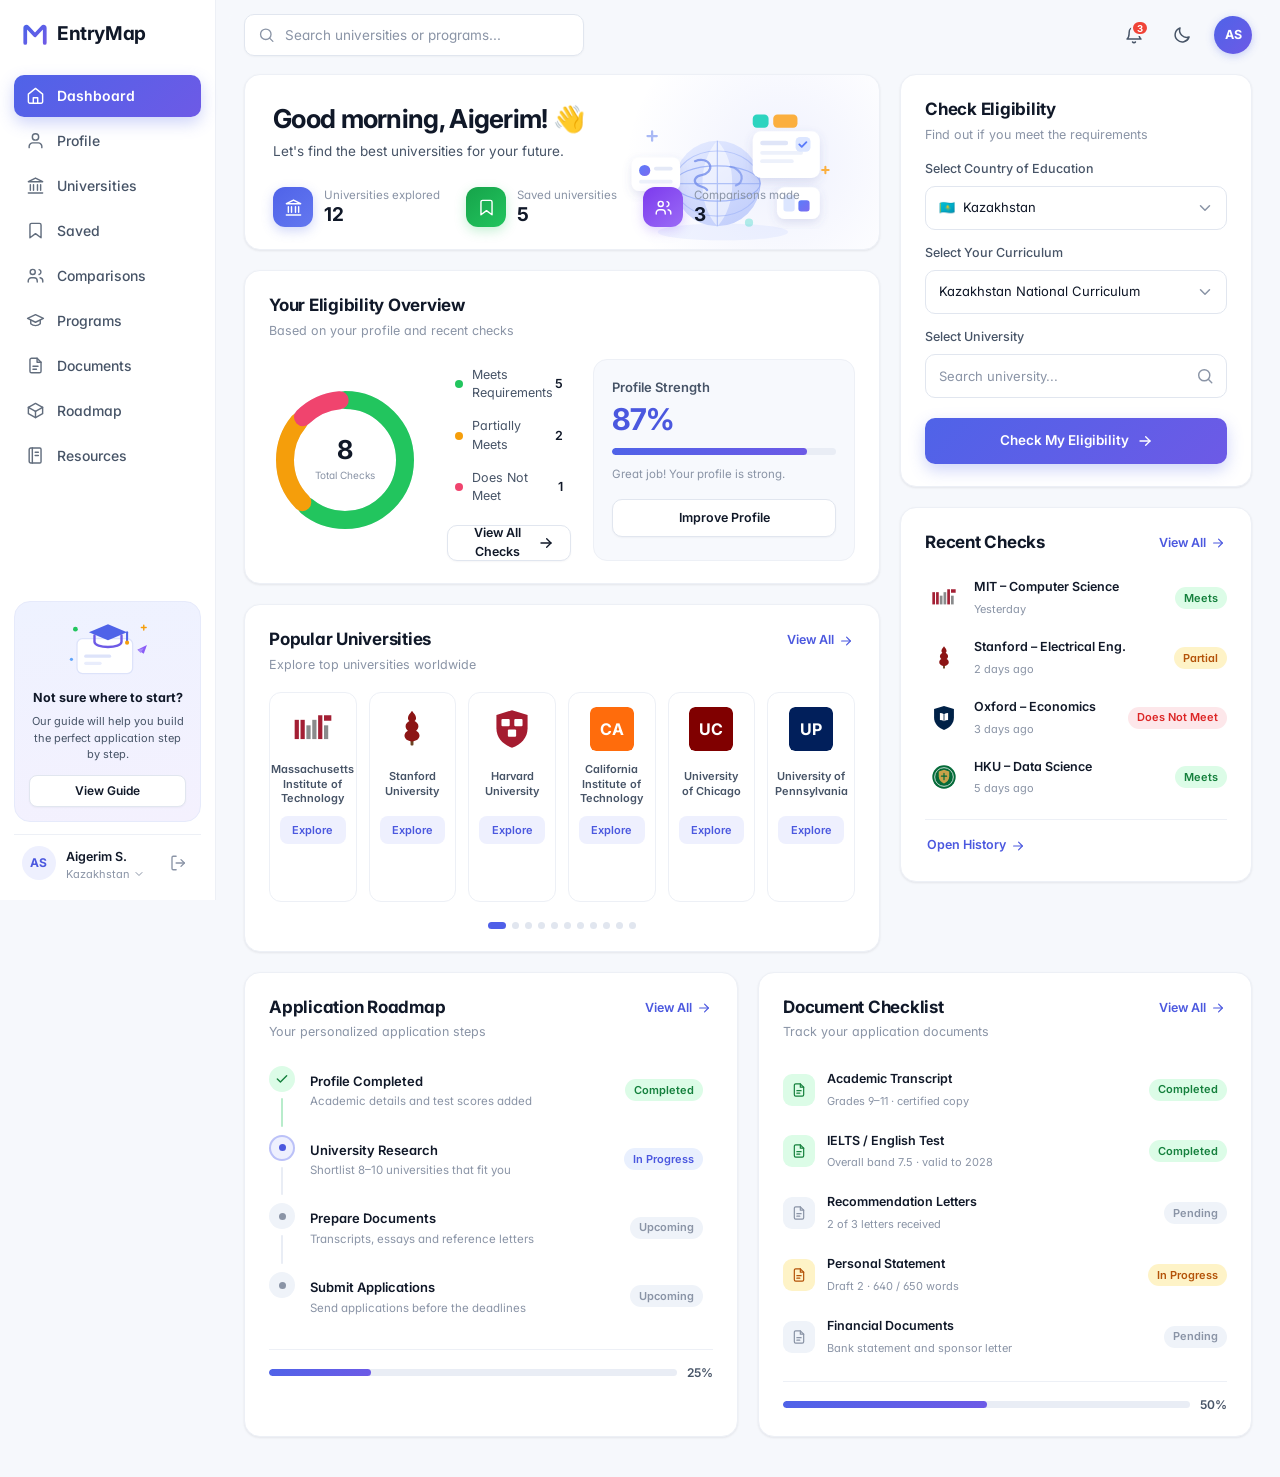
<file: index.html>
<!DOCTYPE html>
<html lang="en" data-theme="light">
<head>
<meta charset="UTF-8">
<meta name="viewport" content="width=device-width, initial-scale=1, viewport-fit=cover">
<meta name="description" content="EntryMap — check your eligibility for top universities worldwide, track documents and build your application roadmap.">
<meta name="theme-color" content="#4F5FE8">
<title>EntryMap — University Admissions Dashboard</title>
<link rel="preconnect" href="https://fonts.googleapis.com">
<link rel="preconnect" href="https://fonts.gstatic.com" crossorigin>
<link href="https://fonts.googleapis.com/css2?family=Inter:wght@400;500;600;700;800&display=swap" rel="stylesheet">
<link rel="icon" href="data:image/svg+xml,<svg xmlns='http://www.w3.org/2000/svg' viewBox='0 0 32 32'><rect width='32' height='32' rx='8' fill='%234F5FE8'/><path d='M9 22V10l7 6 7-6v12' stroke='white' stroke-width='2.6' fill='none' stroke-linecap='round' stroke-linejoin='round'/></svg>">
<link rel="stylesheet" href="styles.css">
</head>
<body>

<!-- ============ ICON SPRITE ============ -->
<svg class="sprite" aria-hidden="true" focusable="false" xmlns="http://www.w3.org/2000/svg">
  <defs>
    <g id="s" fill="none" stroke="currentColor" stroke-width="1.8" stroke-linecap="round" stroke-linejoin="round"></g>
  </defs>

  <symbol id="i-home" viewBox="0 0 24 24"><g fill="none" stroke="currentColor" stroke-width="1.8" stroke-linecap="round" stroke-linejoin="round"><path d="M3 10.2 12 3l9 7.2V20a1.8 1.8 0 0 1-1.8 1.8H4.8A1.8 1.8 0 0 1 3 20z"/><path d="M9.2 21.8v-7h5.6v7"/></g></symbol>
  <symbol id="i-user" viewBox="0 0 24 24"><g fill="none" stroke="currentColor" stroke-width="1.8" stroke-linecap="round" stroke-linejoin="round"><path d="M20 21v-1.6A4.4 4.4 0 0 0 15.6 15H8.4A4.4 4.4 0 0 0 4 19.4V21"/><circle cx="12" cy="7.5" r="4"/></g></symbol>
  <symbol id="i-bank" viewBox="0 0 24 24"><g fill="none" stroke="currentColor" stroke-width="1.8" stroke-linecap="round" stroke-linejoin="round"><path d="M12 2.6 3 7.2h18z"/><path d="M5.5 11v7M9.5 11v7M14.5 11v7M18.5 11v7"/><path d="M3 21.4h18"/></g></symbol>
  <symbol id="i-bookmark" viewBox="0 0 24 24"><g fill="none" stroke="currentColor" stroke-width="1.8" stroke-linecap="round" stroke-linejoin="round"><path d="M19 21.2 12 16l-7 5.2V5a2 2 0 0 1 2-2h10a2 2 0 0 1 2 2z"/></g></symbol>
  <symbol id="i-compare" viewBox="0 0 24 24"><g fill="none" stroke="currentColor" stroke-width="1.8" stroke-linecap="round" stroke-linejoin="round"><circle cx="8.5" cy="7.5" r="3.2"/><path d="M2.8 20.2v-1.4a4 4 0 0 1 4-4h3.4a4 4 0 0 1 4 4v1.4"/><path d="M16.5 4.6a3.2 3.2 0 0 1 0 6.2"/><path d="M17.8 14.9a4 4 0 0 1 3.4 3.9v1.4"/></g></symbol>
  <symbol id="i-file" viewBox="0 0 24 24"><g fill="none" stroke="currentColor" stroke-width="1.8" stroke-linecap="round" stroke-linejoin="round"><path d="M14 2.8H7a2 2 0 0 0-2 2v14.4a2 2 0 0 0 2 2h10a2 2 0 0 0 2-2V7.8z"/><path d="M14 2.8v5h5"/><path d="M8.8 13h6.4M8.8 16.8h4.4"/></g></symbol>
  <symbol id="i-map" viewBox="0 0 24 24"><g fill="none" stroke="currentColor" stroke-width="1.8" stroke-linecap="round" stroke-linejoin="round"><path d="m21 8-9-5-9 5 9 5z"/><path d="M3 8v8l9 5 9-5V8"/><path d="M12 13v8"/></g></symbol>
  <symbol id="i-book" viewBox="0 0 24 24"><g fill="none" stroke="currentColor" stroke-width="1.8" stroke-linecap="round" stroke-linejoin="round"><path d="M4 4.6A2 2 0 0 1 6 2.6h11.4a1.6 1.6 0 0 1 1.6 1.6v15.6a1.6 1.6 0 0 1-1.6 1.6H6a2 2 0 0 1-2-2z"/><path d="M8 2.6v18.8"/><path d="M11.6 8h4M11.6 12h4"/></g></symbol>

  <symbol id="i-search" viewBox="0 0 24 24"><g fill="none" stroke="currentColor" stroke-width="1.9" stroke-linecap="round" stroke-linejoin="round"><circle cx="11" cy="11" r="7.4"/><path d="m21 21-4.6-4.6"/></g></symbol>
  <symbol id="i-bell" viewBox="0 0 24 24"><g fill="none" stroke="currentColor" stroke-width="1.8" stroke-linecap="round" stroke-linejoin="round"><path d="M6.2 8.6a5.8 5.8 0 0 1 11.6 0c0 6.4 2.6 8.2 2.6 8.2H3.6s2.6-1.8 2.6-8.2"/><path d="M10.3 20.4a2 2 0 0 0 3.4 0"/></g></symbol>
  <symbol id="i-moon" viewBox="0 0 24 24"><g fill="none" stroke="currentColor" stroke-width="1.8" stroke-linecap="round" stroke-linejoin="round"><path d="M20.5 14.4A8.6 8.6 0 0 1 9.6 3.5a8.6 8.6 0 1 0 10.9 10.9"/></g></symbol>
  <symbol id="i-sun" viewBox="0 0 24 24"><g fill="none" stroke="currentColor" stroke-width="1.8" stroke-linecap="round" stroke-linejoin="round"><circle cx="12" cy="12" r="4.2"/><path d="M12 2v2.4M12 19.6V22M4.2 4.2l1.7 1.7M18.1 18.1l1.7 1.7M2 12h2.4M19.6 12H22M4.2 19.8l1.7-1.7M18.1 5.9l1.7-1.7"/></g></symbol>
  <symbol id="i-chevron-down" viewBox="0 0 24 24"><g fill="none" stroke="currentColor" stroke-width="2" stroke-linecap="round" stroke-linejoin="round"><path d="m6 9 6 6 6-6"/></g></symbol>
  <symbol id="i-arrow-right" viewBox="0 0 24 24"><g fill="none" stroke="currentColor" stroke-width="2" stroke-linecap="round" stroke-linejoin="round"><path d="M4.5 12h15"/><path d="m13 5.5 6.5 6.5-6.5 6.5"/></g></symbol>
  <symbol id="i-logout" viewBox="0 0 24 24"><g fill="none" stroke="currentColor" stroke-width="1.8" stroke-linecap="round" stroke-linejoin="round"><path d="M9.5 21H5.6A1.6 1.6 0 0 1 4 19.4V4.6A1.6 1.6 0 0 1 5.6 3h3.9"/><path d="m16 16.5 4.5-4.5L16 7.5"/><path d="M20.5 12H9.5"/></g></symbol>
  <symbol id="i-check" viewBox="0 0 24 24"><g fill="none" stroke="currentColor" stroke-width="2.4" stroke-linecap="round" stroke-linejoin="round"><path d="M20 6.5 9.3 17.2 4 11.9"/></g></symbol>
  <symbol id="i-check-circle" viewBox="0 0 24 24"><g fill="none" stroke="currentColor" stroke-width="1.9" stroke-linecap="round" stroke-linejoin="round"><circle cx="12" cy="12" r="9.2"/><path d="m8 12.2 2.8 2.8L16 9.8"/></g></symbol>
  <symbol id="i-alert" viewBox="0 0 24 24"><g fill="none" stroke="currentColor" stroke-width="1.9" stroke-linecap="round" stroke-linejoin="round"><circle cx="12" cy="12" r="9.2"/><path d="M12 7.6v5M12 16.2h.01"/></g></symbol>
  <symbol id="i-x-circle" viewBox="0 0 24 24"><g fill="none" stroke="currentColor" stroke-width="1.9" stroke-linecap="round" stroke-linejoin="round"><circle cx="12" cy="12" r="9.2"/><path d="m14.8 9.2-5.6 5.6M9.2 9.2l5.6 5.6"/></g></symbol>
  <symbol id="i-x" viewBox="0 0 24 24"><g fill="none" stroke="currentColor" stroke-width="2" stroke-linecap="round" stroke-linejoin="round"><path d="M18 6 6 18M6 6l12 12"/></g></symbol>
  <symbol id="i-menu" viewBox="0 0 24 24"><g fill="none" stroke="currentColor" stroke-width="2" stroke-linecap="round" stroke-linejoin="round"><path d="M4 7h16M4 12h16M4 17h16"/></g></symbol>
  <symbol id="i-clock" viewBox="0 0 24 24"><g fill="none" stroke="currentColor" stroke-width="1.9" stroke-linecap="round" stroke-linejoin="round"><circle cx="12" cy="12" r="9.2"/><path d="M12 6.8V12l3.4 2"/></g></symbol>
  <symbol id="i-cap" viewBox="0 0 24 24"><g fill="none" stroke="currentColor" stroke-width="1.8" stroke-linecap="round" stroke-linejoin="round"><path d="M22 9.4 12 4.6 2 9.4l10 4.8z"/><path d="M6 11.6v4.6c3.4 3 8.6 3 12 0v-4.6"/></g></symbol>
  <symbol id="i-plus" viewBox="0 0 24 24"><g fill="none" stroke="currentColor" stroke-width="2" stroke-linecap="round" stroke-linejoin="round"><path d="M12 5v14M5 12h14"/></g></symbol>
  <symbol id="i-trash" viewBox="0 0 24 24"><g fill="none" stroke="currentColor" stroke-width="1.8" stroke-linecap="round" stroke-linejoin="round"><path d="M4 6.5h16M9.5 6.5V4.8a1.4 1.4 0 0 1 1.4-1.4h2.2a1.4 1.4 0 0 1 1.4 1.4v1.7"/><path d="M6.4 6.5 7.2 20a1.6 1.6 0 0 0 1.6 1.5h6.4a1.6 1.6 0 0 0 1.6-1.5l.8-13.5"/></g></symbol>
  <symbol id="i-external" viewBox="0 0 24 24"><g fill="none" stroke="currentColor" stroke-width="1.8" stroke-linecap="round" stroke-linejoin="round"><path d="M13.5 4.5H19.5V10.5"/><path d="M19.5 4.5 11 13"/><path d="M18 14.5v4.4a1.6 1.6 0 0 1-1.6 1.6H5.1A1.6 1.6 0 0 1 3.5 18.9V7.6A1.6 1.6 0 0 1 5.1 6h4.4"/></g></symbol>
  <symbol id="i-sparkle" viewBox="0 0 24 24"><g fill="none" stroke="currentColor" stroke-width="1.8" stroke-linecap="round" stroke-linejoin="round"><path d="M12 3.2 14.1 9l5.8 2.1-5.8 2.1L12 19l-2.1-5.8L4.1 11.1 9.9 9z"/></g></symbol>
  <symbol id="i-target" viewBox="0 0 24 24"><g fill="none" stroke="currentColor" stroke-width="1.8" stroke-linecap="round" stroke-linejoin="round"><circle cx="12" cy="12" r="9"/><circle cx="12" cy="12" r="5"/><circle cx="12" cy="12" r="1.4"/></g></symbol>
  <symbol id="i-globe" viewBox="0 0 24 24"><g fill="none" stroke="currentColor" stroke-width="1.8" stroke-linecap="round" stroke-linejoin="round"><circle cx="12" cy="12" r="9"/><path d="M3.2 9.5h17.6M3.2 14.5h17.6"/><path d="M12 3a14 14 0 0 1 0 18 14 14 0 0 1 0-18"/></g></symbol>
  <symbol id="i-wallet" viewBox="0 0 24 24"><g fill="none" stroke="currentColor" stroke-width="1.8" stroke-linecap="round" stroke-linejoin="round"><path d="M3.5 7.5A2 2 0 0 1 5.5 5.5h11a2 2 0 0 1 2 2"/><path d="M3.5 7.5v10a2 2 0 0 0 2 2h13a2 2 0 0 0 2-2v-7a2 2 0 0 0-2-2z"/><path d="M16.8 13.9h.01"/></g></symbol>
  <symbol id="i-chart" viewBox="0 0 24 24"><g fill="none" stroke="currentColor" stroke-width="1.8" stroke-linecap="round" stroke-linejoin="round"><path d="M4 20V4"/><path d="M4 20h16"/><path d="M8 16v-4M13 16V7M18 16v-6"/></g></symbol>
  <symbol id="i-play" viewBox="0 0 24 24"><g fill="none" stroke="currentColor" stroke-width="1.8" stroke-linecap="round" stroke-linejoin="round"><circle cx="12" cy="12" r="9"/><path d="M10.2 8.6 15.4 12l-5.2 3.4z"/></g></symbol>
  <symbol id="i-mail" viewBox="0 0 24 24"><g fill="none" stroke="currentColor" stroke-width="1.8" stroke-linecap="round" stroke-linejoin="round"><rect x="3" y="5" width="18" height="14" rx="2"/><path d="m3.6 6.4 8.4 6 8.4-6"/></g></symbol>
  <symbol id="i-upload" viewBox="0 0 24 24"><g fill="none" stroke="currentColor" stroke-width="1.8" stroke-linecap="round" stroke-linejoin="round"><path d="M21 15v3.4a2 2 0 0 1-2 2H5a2 2 0 0 1-2-2V15"/><path d="m7.5 8.5 4.5-4.5 4.5 4.5"/><path d="M12 4v12"/></g></symbol>
  <symbol id="i-settings" viewBox="0 0 24 24"><g fill="none" stroke="currentColor" stroke-width="1.8" stroke-linecap="round" stroke-linejoin="round"><circle cx="12" cy="12" r="3"/><path d="M19.4 15a1.6 1.6 0 0 0 .3 1.8l.1.1a2 2 0 1 1-2.8 2.8l-.1-.1a1.6 1.6 0 0 0-2.7 1.1V21a2 2 0 1 1-4 0v-.1A1.6 1.6 0 0 0 7.5 19.4l-.1.1a2 2 0 1 1-2.8-2.8l.1-.1A1.6 1.6 0 0 0 3 15H3a2 2 0 1 1 0-4h.1A1.6 1.6 0 0 0 4.6 8.5l-.1-.1a2 2 0 1 1 2.8-2.8l.1.1A1.6 1.6 0 0 0 10 4.6V3a2 2 0 1 1 4 0v.1a1.6 1.6 0 0 0 2.5 1.5l.1-.1a2 2 0 1 1 2.8 2.8l-.1.1a1.6 1.6 0 0 0 1.1 2.7H21a2 2 0 1 1 0 4h-.1a1.6 1.6 0 0 0-1.5 1z"/></g></symbol>
</svg>

<!-- ============ UNIVERSITY LOGO SPRITE ============ -->
<svg class="sprite" aria-hidden="true" focusable="false" xmlns="http://www.w3.org/2000/svg">
  <symbol id="u-mit" viewBox="0 0 48 48">
    <rect x="4"  y="14" width="4.6" height="21" fill="#A31F34"/>
    <rect x="10.4" y="14" width="4.6" height="21" fill="#A31F34"/>
    <rect x="16.8" y="20" width="4.6" height="15" fill="#8A8B8C"/>
    <rect x="23.2" y="14" width="4.6" height="21" fill="#8A8B8C"/>
    <rect x="29.6" y="9"  width="4.6" height="26" fill="#A31F34"/>
    <rect x="36"  y="20" width="4.6" height="15" fill="#8A8B8C"/>
    <rect x="36"  y="9"  width="8"  height="6"  fill="#A31F34"/>
  </symbol>

  <symbol id="u-stanford" viewBox="0 0 48 48">
    <rect x="22.4" y="30" width="3.2" height="12" rx="1" fill="#6B4423"/>
    <path d="M24 4c1.9 2.9 4.4 5 4.4 7.9 0 1.4-.6 2.5-1.6 3.4 2.3 1.2 4.2 3.1 4.2 5.8 0 2-1 3.6-2.5 4.7 2.2 1.1 3.7 3 3.7 5.4 0 3.6-3.5 6.3-8.2 6.3s-8.2-2.7-8.2-6.3c0-2.4 1.5-4.3 3.7-5.4-1.5-1.1-2.5-2.7-2.5-4.7 0-2.7 1.9-4.6 4.2-5.8-1-.9-1.6-2-1.6-3.4C19.6 9 22.1 6.9 24 4z" fill="#8C1515"/>
  </symbol>

  <symbol id="u-oxford" viewBox="0 0 48 48">
    <path d="M24 3.5 7 8.6v14.6c0 10.4 7.3 17.9 17 21.3 9.7-3.4 17-10.9 17-21.3V8.6z" fill="#002147"/>
    <path d="M24 17.5c-2-1.4-4.4-2.1-7-2.1v12.2c2.6 0 5 .7 7 2.1 2-1.4 4.4-2.1 7-2.1V15.4c-2.6 0-5 .7-7 2.1z" fill="#fff"/>
    <path d="M24 17.5v12.2" stroke="#002147" stroke-width="1.4"/>
  </symbol>

  <symbol id="u-harvard" viewBox="0 0 48 48">
    <path d="M24 3.5 7 8.6v14.6c0 10.4 7.3 17.9 17 21.3 9.7-3.4 17-10.9 17-21.3V8.6z" fill="#A51C30"/>
    <rect x="12.5" y="13" width="9" height="8" rx="1.2" fill="#fff"/>
    <rect x="26.5" y="13" width="9" height="8" rx="1.2" fill="#fff"/>
    <rect x="19.5" y="24.5" width="9" height="8" rx="1.2" fill="#fff"/>
  </symbol>

  <symbol id="u-hku" viewBox="0 0 48 48">
    <circle cx="24" cy="24" r="20" fill="#046A38"/>
    <circle cx="24" cy="24" r="16" fill="none" stroke="#F0F4F2" stroke-width="1.4"/>
    <path d="M24 11.5 33 14.7v8.1c0 5.9-3.8 10.2-9 12.2-5.2-2-9-6.3-9-12.2v-8.1z" fill="#C8A24A"/>
    <path d="M24 17.5v11M19.5 22.5h9" stroke="#046A38" stroke-width="2" stroke-linecap="round"/>
  </symbol>

  <symbol id="u-nyuad" viewBox="0 0 48 48">
    <rect x="3" y="9" width="42" height="30" rx="6" fill="#57068C"/>
    <text x="24" y="26" text-anchor="middle" font-family="Inter, Arial, sans-serif" font-size="13" font-weight="800" fill="#fff" letter-spacing=".5">NYU</text>
    <text x="24" y="34.5" text-anchor="middle" font-family="Inter, Arial, sans-serif" font-size="6.4" font-weight="600" fill="#D8BBEE" letter-spacing=".6">ABU DHABI</text>
  </symbol>

  <symbol id="u-nus" viewBox="0 0 48 48">
    <rect x="4" y="10" width="40" height="28" rx="5" fill="#EF7C00"/>
    <path d="M12 31V17l9 9V17M27 17v9a4.5 4.5 0 0 0 9 0v-9" stroke="#fff" stroke-width="2.6" fill="none" stroke-linecap="round" stroke-linejoin="round"/>
  </symbol>

  <symbol id="u-toronto" viewBox="0 0 48 48">
    <path d="M24 3.5 7 8.6v14.6c0 10.4 7.3 17.9 17 21.3 9.7-3.4 17-10.9 17-21.3V8.6z" fill="#25355A"/>
    <path d="M24 12.5 15 17v9.5c0 4.6 3.7 8 9 10 5.3-2 9-5.4 9-10V17z" fill="#fff"/>
    <path d="M24 18v10M19.5 22.5h9" stroke="#25355A" stroke-width="2.4" stroke-linecap="round"/>
  </symbol>

  <symbol id="u-tudelft" viewBox="0 0 48 48">
    <rect x="4" y="10" width="40" height="28" rx="5" fill="#00A6D6"/>
    <path d="M11 18h11M16.5 18v13M26 18h6.5a5 5 0 0 1 0 13H26z" stroke="#fff" stroke-width="2.6" fill="none" stroke-linecap="round" stroke-linejoin="round"/>
  </symbol>
</svg>

<div class="scrim" id="scrim"></div>

<div class="app">

  <!-- ============ SIDEBAR ============ -->
  <aside class="sidebar" id="sidebar">
    <a class="brand" href="#" data-nav="dashboard">
      <svg class="brand-mark" viewBox="0 0 32 32" fill="none" aria-hidden="true">
        <defs>
          <linearGradient id="bmg" x1="0" y1="0" x2="1" y2="1">
            <stop offset="0" stop-color="#4F63E8"/><stop offset="1" stop-color="#6D5AE6"/>
          </linearGradient>
        </defs>
        <path d="M4 27V8.4c0-1.3 1.6-2 2.5-1L16 17.6l9.5-10.2c.9-1 2.5-.3 2.5 1V27" stroke="url(#bmg)" stroke-width="4.6" stroke-linecap="round" stroke-linejoin="round"/>
      </svg>
      <span class="brand-name">EntryMap</span>
    </a>

    <nav class="nav" aria-label="Main">
      <button class="nav-item is-active" data-nav="dashboard"><svg class="ico"><use href="#i-home"/></svg><span>Dashboard</span></button>
      <button class="nav-item" data-nav="profile"><svg class="ico"><use href="#i-user"/></svg><span>Profile</span></button>
      <button class="nav-item" data-nav="universities"><svg class="ico"><use href="#i-bank"/></svg><span>Universities</span></button>
      <button class="nav-item" data-nav="saved"><svg class="ico"><use href="#i-bookmark"/></svg><span>Saved</span></button>
      <button class="nav-item" data-nav="comparisons"><svg class="ico"><use href="#i-compare"/></svg><span>Comparisons</span></button>
      <button class="nav-item" data-nav="programs"><svg class="ico"><use href="#i-cap"/></svg><span>Programs</span></button>
      <button class="nav-item" data-nav="documents"><svg class="ico"><use href="#i-file"/></svg><span>Documents</span></button>
      <button class="nav-item" data-nav="roadmap"><svg class="ico"><use href="#i-map"/></svg><span>Roadmap</span></button>
      <button class="nav-item" data-nav="resources"><svg class="ico"><use href="#i-book"/></svg><span>Resources</span></button>
    </nav>

    <div class="side-spacer"></div>

    <div class="promo">
      <svg class="promo-art" viewBox="0 0 110 78" fill="none" aria-hidden="true">
        <rect x="16" y="26" width="70" height="44" rx="7" fill="#fff" stroke="#DDE3FA" stroke-width="1.6"/>
        <rect x="25" y="46" width="34" height="4" rx="2" fill="#DDE3FA"/>
        <rect x="25" y="55" width="22" height="4" rx="2" fill="#E9EDFC"/>
        <path d="M55 8 79 18 55 28 31 18z" fill="#4F63E8"/>
        <path d="M38 22v8c0 4 8 6.5 17 6.5S72 34 72 30v-8" stroke="#6D5AE6" stroke-width="3" stroke-linecap="round" fill="none"/>
        <path d="M79 18v11" stroke="#4F63E8" stroke-width="2.6" stroke-linecap="round"/>
        <circle cx="79" cy="31" r="2.6" fill="#F59E0B"/>
        <path d="m92 40 12-6-4 11z" fill="#8B5CF6"/>
        <path d="m92 40 8-2-4 6z" fill="#A78BFA"/>
        <circle cx="14" cy="14" r="3" fill="#22C55E"/>
        <path d="M97 12h6M100 9v6" stroke="#F59E0B" stroke-width="1.8" stroke-linecap="round"/>
        <circle cx="9" cy="52" r="2" fill="#60A5FA"/>
      </svg>
      <p class="promo-title">Not sure where to start?</p>
      <p class="promo-text">Our guide will help you build the perfect application step by step.</p>
      <button class="promo-btn" data-nav="resources">View Guide</button>
    </div>

    <div class="user-block">
      <div class="avatar" aria-hidden="true">AS</div>
      <button class="user-meta" id="userToggle" aria-haspopup="true" aria-expanded="false">
        <span class="user-name">Aigerim S.</span>
        <span class="user-loc">Kazakhstan <svg class="ico"><use href="#i-chevron-down"/></svg></span>
      </button>
      <button class="icon-btn-plain" id="logoutBtn" aria-label="Log out" title="Log out">
        <svg class="ico"><use href="#i-logout"/></svg>
      </button>
      <div class="user-menu" id="userMenu" role="menu">
        <button data-nav="profile" role="menuitem"><svg class="ico"><use href="#i-user"/></svg>View profile</button>
        <button data-nav="saved" role="menuitem"><svg class="ico"><use href="#i-bookmark"/></svg>Saved universities</button>
        <button id="menuSettings" role="menuitem"><svg class="ico"><use href="#i-settings"/></svg>Account settings</button>
      </div>
    </div>
  </aside>

  <!-- ============ MAIN ============ -->
  <div class="main">

    <header class="topbar">
      <button class="burger" id="burger" aria-label="Open navigation"><svg class="ico"><use href="#i-menu"/></svg></button>

      <div class="search-wrap">
        <svg class="ico"><use href="#i-search"/></svg>
        <input class="search-input" id="globalSearch" type="search" autocomplete="off"
               placeholder="Search universities or programs..." aria-label="Search universities or programs">
        <div class="pop pop-search" id="searchPop" role="listbox"></div>
      </div>

      <div class="topbar-actions">
        <div style="position:relative">
          <button class="icon-btn" id="bellBtn" aria-label="Notifications">
            <svg class="ico"><use href="#i-bell"/></svg>
            <span class="badge-dot" id="notifCount">3</span>
          </button>
          <div class="pop pop-notif" id="notifPop">
            <div class="notif-head"><span>Notifications</span><button id="markRead">Mark all read</button></div>
            <div class="notif-list" id="notifList"></div>
          </div>
        </div>
        <button class="icon-btn" id="themeBtn" aria-label="Toggle dark mode">
          <svg class="ico"><use href="#i-moon" id="themeIcon"/></svg>
        </button>
        <button class="topbar-avatar" id="topAvatar" aria-label="Your profile">AS</button>
      </div>
    </header>

    <main class="content">

      <!-- ================= DASHBOARD VIEW ================= -->
      <section class="view is-active" id="view-dashboard" aria-label="Dashboard">
        <div class="grid">

          <div class="col">

            <!-- Welcome -->
            <section class="card welcome card-welcome">
              <div class="welcome-top">
                <div class="welcome-copy">
                  <h1>Good morning, Aigerim! <span class="wave">👋</span></h1>
                  <p>Let's find the best universities for your future.</p>
                </div>

                <svg class="welcome-art" viewBox="0 0 234 152" fill="none" aria-hidden="true">
                  <defs>
                    <linearGradient id="gGlobe" x1=".2" y1="0" x2=".9" y2="1">
                      <stop offset="0" stop-color="#E4EAFF"/><stop offset="1" stop-color="#BFCCFB"/>
                    </linearGradient>
                    <linearGradient id="gBlue" x1="0" y1="0" x2="1" y2="1">
                      <stop offset="0" stop-color="#5B7CFA"/><stop offset="1" stop-color="#7C6BF0"/>
                    </linearGradient>
                    <filter id="fSoft" x="-30%" y="-30%" width="160%" height="160%">
                      <feDropShadow dx="0" dy="4" stdDeviation="5" flood-color="#5566AA" flood-opacity=".16"/>
                    </filter>
                  </defs>

                  <ellipse cx="118" cy="132" rx="70" ry="9" fill="#5B7CFA" opacity=".08"/>

                  <!-- globe -->
                  <circle cx="112" cy="80" r="46" fill="url(#gGlobe)"/>
                  <path d="M112 34c-11 12-16 28-16 46s5 34 16 46c11-12 16-28 16-46s-5-34-16-46z" fill="#fff" opacity=".55"/>
                  <ellipse cx="112" cy="80" rx="46" ry="19" stroke="#98AEF6" stroke-width="1.3" fill="none" opacity=".85"/>
                  <ellipse cx="112" cy="80" rx="46" ry="35" stroke="#98AEF6" stroke-width="1.1" fill="none" opacity=".55"/>
                  <path d="M112 34v92M66 80h92" stroke="#98AEF6" stroke-width="1.3" opacity=".7"/>
                  <path d="M88 56c7-3 14-1 16 4s-3 10-9 11-9 5-6 9 10 3 12 7" stroke="#6C87E8" stroke-width="2.4" stroke-linecap="round" stroke-linejoin="round" fill="none" opacity=".75"/>
                  <path d="M126 62c6 1 11 5 12 10s-2 9-6 10" stroke="#6C87E8" stroke-width="2.4" stroke-linecap="round" fill="none" opacity=".6"/>

                  <!-- floating card, top right -->
                  <g filter="url(#fSoft)">
                    <rect x="150" y="24" width="72" height="50" rx="9" fill="#fff"/>
                  </g>
                  <rect x="158" y="34" width="30" height="5" rx="2.5" fill="#DFE5F8"/>
                  <rect x="158" y="45" width="46" height="4" rx="2" fill="#EDF1FB"/>
                  <rect x="158" y="54" width="36" height="4" rx="2" fill="#EDF1FB"/>
                  <rect x="196" y="30" width="16" height="16" rx="5" fill="#DCE6FF"/>
                  <path d="m200 38 2.6 2.6 5-5" stroke="#5B7CFA" stroke-width="2" stroke-linecap="round" stroke-linejoin="round" fill="none"/>

                  <!-- chips -->
                  <rect x="150" y="6" width="17" height="14" rx="4.5" fill="#2DD4BF"/>
                  <rect x="172" y="6" width="26" height="14" rx="4.5" fill="#FBAF3E"/>

                  <!-- small stat card, right -->
                  <g filter="url(#fSoft)">
                    <rect x="176" y="84" width="46" height="34" rx="8" fill="#fff"/>
                  </g>
                  <rect x="183" y="92" width="12" height="18" rx="3" fill="#DCE6FF"/>
                  <rect x="199" y="98" width="12" height="12" rx="3" fill="url(#gBlue)"/>

                  <!-- left mini card -->
                  <g filter="url(#fSoft)">
                    <rect x="20" y="52" width="52" height="36" rx="8" fill="#fff"/>
                  </g>
                  <circle cx="34" cy="66" r="6" fill="url(#gBlue)"/>
                  <rect x="44" y="62" width="20" height="4" rx="2" fill="#E4E9F7"/>
                  <rect x="28" y="76" width="36" height="4" rx="2" fill="#EDF1FB"/>

                  <!-- sparkles -->
                  <path d="M42 24v10M37 29h10" stroke="#A9B9F5" stroke-width="2.4" stroke-linecap="round"/>
                  <path d="M228 62v7M224.5 65.5h7" stroke="#FBAF3E" stroke-width="2.2" stroke-linecap="round"/>
                  <circle cx="60" cy="112" r="3.4" fill="#8B5CF6" opacity=".45"/>
                  <circle cx="146" cy="122" r="4.4" fill="#2DD4BF" opacity=".35"/>
                </svg>
              </div>

              <div class="stats">
                <div class="stat">
                  <div class="stat-ic stat-ic--blue"><svg class="ico"><use href="#i-bank"/></svg></div>
                  <div>
                    <div class="stat-label">Universities explored</div>
                    <div class="stat-value" data-count="12">0</div>
                  </div>
                </div>
                <div class="stat">
                  <div class="stat-ic stat-ic--green"><svg class="ico"><use href="#i-bookmark"/></svg></div>
                  <div>
                    <div class="stat-label">Saved universities</div>
                    <div class="stat-value" id="statSaved" data-count="5">0</div>
                  </div>
                </div>
                <div class="stat">
                  <div class="stat-ic stat-ic--purple"><svg class="ico"><use href="#i-compare"/></svg></div>
                  <div>
                    <div class="stat-label">Comparisons made</div>
                    <div class="stat-value" id="statCompare" data-count="3">0</div>
                  </div>
                </div>
              </div>
            </section>

            <!-- Eligibility overview -->
            <section class="card card-elig">
              <div class="card-head">
                <div>
                  <h2 class="card-title">Your Eligibility Overview</h2>
                  <p class="card-sub">Based on your profile and recent checks</p>
                </div>
              </div>

              <div class="elig-body">
                <div class="donut-wrap">
                  <div class="donut" id="donut" role="img" aria-label="8 eligibility checks: 5 meet requirements, 2 partially meet, 1 does not meet">
                    <svg viewBox="0 0 152 152">
                      <circle cx="76" cy="76" r="60" stroke="var(--track)" stroke-width="18"/>
                      <circle class="seg" cx="76" cy="76" r="60" stroke="#22C55E" stroke-width="18" data-seg="5"/>
                      <circle class="seg" cx="76" cy="76" r="60" stroke="#F59E0B" stroke-width="18" data-seg="2"/>
                      <circle class="seg" cx="76" cy="76" r="60" stroke="#F0446E" stroke-width="18" data-seg="1"/>
                    </svg>
                    <div class="donut-center">
                      <b data-count="8">0</b>
                      <span>Total Checks</span>
                    </div>
                  </div>

                  <div class="legend">
                    <button class="legend-row" data-filter="meets">
                      <i style="background:#22C55E"></i><span>Meets Requirements</span><b>5</b>
                    </button>
                    <button class="legend-row" data-filter="partial">
                      <i style="background:#F59E0B"></i><span>Partially Meets</span><b>2</b>
                    </button>
                    <button class="legend-row" data-filter="fails">
                      <i style="background:#F0446E"></i><span>Does Not Meet</span><b>1</b>
                    </button>
                    <button class="btn btn--ghost" data-nav="comparisons">View All Checks <svg class="ico"><use href="#i-arrow-right"/></svg></button>
                  </div>
                </div>

                <div class="strength">
                  <h3>Profile Strength</h3>
                  <div class="strength-num"><span id="strengthNum">0</span>%</div>
                  <div class="bar"><i id="strengthBar"></i></div>
                  <p class="strength-note" id="strengthNote">Great job! Your profile is strong.</p>
                  <button class="btn btn--ghost" data-nav="profile">Improve Profile</button>
                </div>
              </div>
            </section>

            <!-- Popular universities -->
            <section class="card card-popular">
              <div class="card-head">
                <div>
                  <h2 class="card-title">Popular Universities</h2>
                  <p class="card-sub">Explore top universities worldwide</p>
                </div>
                <button class="link-more" data-nav="universities">View All <svg class="ico"><use href="#i-arrow-right"/></svg></button>
              </div>
              <div class="uni-scroller" id="uniScroller"></div>
              <div class="dots" id="uniDots"></div>
            </section>
          </div>

          <div class="col">
            <!-- Check eligibility -->
            <section class="card card-check">
              <div class="card-head" style="margin-bottom:16px">
                <div>
                  <h2 class="card-title">Check Eligibility</h2>
                  <p class="card-sub">Find out if you meet the requirements</p>
                </div>
              </div>

              <form id="eligForm" novalidate>
                <div class="field">
                  <label for="fCountry">Select Country of Education</label>
                  <select class="control" id="fCountry">
                    <option value="kz" selected>🇰🇿&nbsp; Kazakhstan</option>
                    <option value="uz">🇺🇿&nbsp; Uzbekistan</option>
                    <option value="kg">🇰🇬&nbsp; Kyrgyzstan</option>
                    <option value="ru">🇷🇺&nbsp; Russia</option>
                    <option value="tr">🇹🇷&nbsp; Türkiye</option>
                    <option value="ae">🇦🇪&nbsp; United Arab Emirates</option>
                    <option value="gb">🇬🇧&nbsp; United Kingdom</option>
                  </select>
                  <svg class="ico field-ic"><use href="#i-chevron-down"/></svg>
                </div>

                <div class="field">
                  <label for="fCurriculum">Select Your Curriculum</label>
                  <select class="control" id="fCurriculum"></select>
                  <svg class="ico field-ic"><use href="#i-chevron-down"/></svg>
                </div>

                <div class="field" id="comboField">
                  <label for="fUni">Select University</label>
                  <input class="control" id="fUni" type="text" autocomplete="off" role="combobox"
                         aria-expanded="false" aria-controls="comboList" placeholder="Search university...">
                  <svg class="ico field-ic"><use href="#i-search"/></svg>
                  <div class="combo-list" id="comboList" role="listbox"></div>
                </div>

                <button class="btn btn--primary btn--block btn--lg" type="submit" style="margin-top:6px">
                  Check My Eligibility <svg class="ico"><use href="#i-arrow-right"/></svg>
                </button>
              </form>

              <div class="check-result" id="inlineResult"></div>
            </section>

            <!-- Recent checks -->
            <section class="card card-recent">
              <div class="card-head" style="margin-bottom:12px">
                <h2 class="card-title">Recent Checks</h2>
                <button class="link-more" data-nav="comparisons">View All <svg class="ico"><use href="#i-arrow-right"/></svg></button>
              </div>
              <div class="check-list" id="recentList"></div>
              <div class="card-foot">
                <button class="link-more" data-nav="comparisons">Open History <svg class="ico"><use href="#i-arrow-right"/></svg></button>
              </div>
            </section>
          </div>

          <!-- Bottom full-width row -->
          <div class="row-full">
            <section class="card">
              <div class="card-head">
                <div>
                  <h2 class="card-title">Application Roadmap</h2>
                  <p class="card-sub">Your personalized application steps</p>
                </div>
                <button class="link-more" data-nav="roadmap">View All <svg class="ico"><use href="#i-arrow-right"/></svg></button>
              </div>
              <div class="steps" id="roadmapList"></div>
              <div class="doc-progress">
                <div class="bar"><i id="roadBar"></i></div>
                <b id="roadPct">0%</b>
              </div>
            </section>

            <section class="card">
              <div class="card-head">
                <div>
                  <h2 class="card-title">Document Checklist</h2>
                  <p class="card-sub">Track your application documents</p>
                </div>
                <button class="link-more" data-nav="documents">View All <svg class="ico"><use href="#i-arrow-right"/></svg></button>
              </div>
              <div class="doc-list" id="docList"></div>
              <div class="doc-progress">
                <div class="bar"><i id="docBar"></i></div>
                <b id="docPct">0%</b>
              </div>
            </section>
          </div>

        </div>
      </section>

      <!-- ================= SECONDARY VIEWS ================= -->
      <section class="view" id="view-page" aria-live="polite"></section>

    </main>
  </div>
</div>

<!-- ============ MODAL + TOASTS ============ -->
<div class="overlay" id="overlay" role="dialog" aria-modal="true" aria-labelledby="modalTitle">
  <div class="modal" id="modal" tabindex="-1"><div class="modal-inner" id="modalBody"></div></div>
</div>
<div class="toast-wrap" id="toasts" aria-live="polite"></div>

<script src="universities-data.js"></script>
<script src="programs-data.js"></script>
<script src="app.js"></script>
</body>
</html>
</file>
<file: styles.css>
/* ==========================================================================
   EntryMap — University Admissions Dashboard
   1. Design tokens
   2. Reset & base
   3. Layout shell
   4. Sidebar
   5. Topbar
   6. Card primitives
   7. Dashboard sections
   8. Forms & controls
   9. Modal, toast, misc
   10. Secondary views
   11. Responsive
   ========================================================================== */

/* ---------- 1. Design tokens ---------- */
:root {
  --bg:            #F6F8FC;
  --surface:       #FFFFFF;
  --surface-2:     #F7F9FD;
  --surface-3:     #EFF3F9;
  --border:        #EDF0F6;
  --border-strong: #E1E6EF;

  --text:          #101828;
  --text-2:        #475467;
  --muted:         #8A94A6;

  --primary:       #4F5FE8;
  --primary-2:     #6D5AE6;
  --primary-ink:   #4B58DF;
  --primary-soft:  #EEF0FE;
  --grad-primary:  linear-gradient(135deg, #4F63E8 0%, #6D5AE6 100%);

  --green:      #22C55E;  --green-soft:  #DCFCE7;  --green-ink:  #15803D;
  --amber:      #F59E0B;  --amber-soft:  #FEF3C7;  --amber-ink:  #B45309;
  --red:        #F04438;  --red-soft:    #FDE7EA;  --red-ink:    #DC2626;
  --purple:     #8B5CF6;  --purple-soft: #F3EEFE;
  --blue:       #3B82F6;  --blue-soft:   #E9F0FE;
  --track:      #E9EDF5;

  --shadow-xs: 0 1px 2px rgba(16,24,40,.04);
  --shadow-sm: 0 1px 3px rgba(16,24,40,.05), 0 1px 2px rgba(16,24,40,.03);
  --shadow-md: 0 6px 20px rgba(16,24,40,.07);
  --shadow-lg: 0 24px 60px rgba(16,24,40,.16);

  --r-lg: 16px;
  --r-md: 12px;
  --r-sm: 10px;
  --r-xs: 8px;

  --sidebar-w: 216px;
  --side-col:  352px;
  --gap:       20px;

  --ring: 0 0 0 3px rgba(79,95,232,.16);
  --ease: cubic-bezier(.4,0,.2,1);
}

[data-theme="dark"] {
  --bg:            #0B0F1C;
  --surface:       #121829;
  --surface-2:     #161D30;
  --surface-3:     #1B2337;
  --border:        #222B41;
  --border-strong: #2B3550;

  --text:          #E9EDF7;
  --text-2:        #A9B3C8;
  --muted:         #78849C;

  --primary:       #7C8AFF;
  --primary-ink:   #A5AFFF;
  --primary-soft:  #1E2544;

  --green-soft:  #0F2E1E;  --green-ink:  #4ADE80;
  --amber-soft:  #33260B;  --amber-ink:  #FBBF24;
  --red-soft:    #37161D;  --red-ink:    #FB7185;
  --purple-soft: #221B40;
  --blue-soft:   #14203A;
  --track:       #232B40;

  --shadow-xs: 0 1px 2px rgba(0,0,0,.3);
  --shadow-sm: 0 1px 3px rgba(0,0,0,.35);
  --shadow-md: 0 6px 20px rgba(0,0,0,.4);
  --shadow-lg: 0 24px 60px rgba(0,0,0,.6);
}

/* ---------- 2. Reset & base ---------- */
*, *::before, *::after { box-sizing: border-box; }
* { margin: 0; padding: 0; }

html { -webkit-text-size-adjust: 100%; }

body {
  font-family: 'Inter', -apple-system, BlinkMacSystemFont, 'Segoe UI', Roboto, Helvetica, Arial, sans-serif;
  background: var(--bg);
  color: var(--text);
  font-size: 14px;
  line-height: 1.5;
  -webkit-font-smoothing: antialiased;
  -moz-osx-font-smoothing: grayscale;
  font-feature-settings: 'cv02','cv03','cv04','cv11';
  overflow-x: hidden;
  transition: background-color .25s var(--ease), color .25s var(--ease);
}

img, svg { display: block; max-width: 100%; }
button, input, select, textarea { font: inherit; color: inherit; }
button { background: none; border: 0; cursor: pointer; }
a { color: inherit; text-decoration: none; }
ul, ol { list-style: none; }

:focus-visible { outline: none; box-shadow: var(--ring); border-radius: 6px; }

::-webkit-scrollbar { width: 10px; height: 8px; }
::-webkit-scrollbar-track { background: transparent; }
::-webkit-scrollbar-thumb { background: var(--border-strong); border-radius: 99px; border: 3px solid var(--bg); }
::-webkit-scrollbar-thumb:hover { background: var(--muted); }

.sprite { position: absolute; width: 0; height: 0; overflow: hidden; }
.ico { width: 18px; height: 18px; flex: none; }
.sr-only {
  position: absolute; width: 1px; height: 1px; padding: 0; margin: -1px;
  overflow: hidden; clip: rect(0 0 0 0); white-space: nowrap; border: 0;
}

/* ---------- 3. Layout shell ---------- */
.app { min-height: 100vh; }

.main {
  margin-left: var(--sidebar-w);
  min-height: 100vh;
  display: flex;
  flex-direction: column;
}

.content {
  padding: 4px 28px 40px;
  flex: 1;
}

.grid {
  display: grid;
  grid-template-columns: minmax(0,1fr) var(--side-col);
  gap: var(--gap);
  align-items: start;
  max-width: 1500px;
}
.col { display: flex; flex-direction: column; gap: var(--gap); min-width: 0; }
.row-full { grid-column: 1 / -1; display: grid; grid-template-columns: 1fr 1fr; gap: var(--gap); }
/* without this, a scrolling child (the university carousel) stretches its
   flex/grid parent and pushes the whole page sideways */
.grid > *, .col > *, .row-full > * { min-width: 0; }

/* ---------- 4. Sidebar ---------- */
.sidebar {
  position: fixed;
  inset: 0 auto 0 0;
  width: var(--sidebar-w);
  background: var(--surface);
  border-right: 1px solid var(--border);
  display: flex;
  flex-direction: column;
  padding: 20px 14px 14px;
  z-index: 60;
  transition: transform .3s var(--ease), background-color .25s var(--ease);
}

.brand {
  display: flex;
  align-items: center;
  gap: 9px;
  padding: 0 8px 4px;
  margin-bottom: 22px;
}
.brand-mark { width: 26px; height: 26px; flex: none; }
.brand-name {
  font-size: 19px;
  font-weight: 700;
  letter-spacing: -.4px;
  color: var(--text);
}

.nav { display: flex; flex-direction: column; gap: 3px; }
.nav-item {
  display: flex;
  align-items: center;
  gap: 12px;
  height: 42px;
  padding: 0 12px;
  border-radius: var(--r-sm);
  color: var(--text-2);
  font-size: 14px;
  font-weight: 500;
  width: 100%;
  text-align: left;
  transition: background-color .18s var(--ease), color .18s var(--ease), transform .18s var(--ease);
}
.nav-item .ico { width: 19px; height: 19px; opacity: .85; }
.nav-item:hover { background: var(--surface-3); color: var(--text); }
.nav-item.is-active {
  background: var(--grad-primary);
  color: #fff;
  font-weight: 600;
  box-shadow: 0 6px 16px rgba(79,99,232,.28);
}
.nav-item.is-active .ico { opacity: 1; }
[data-theme="dark"] .nav-item.is-active { box-shadow: 0 6px 16px rgba(79,99,232,.35); }

.side-spacer { flex: 1; min-height: 18px; }

/* Promo card */
.promo {
  background: linear-gradient(170deg, #EEF2FF 0%, #F4F1FE 100%);
  border: 1px solid #E6EAFB;
  border-radius: var(--r-lg);
  padding: 16px 14px 14px;
  text-align: center;
  margin-bottom: 12px;
}
[data-theme="dark"] .promo { background: linear-gradient(170deg,#1A2340 0%,#211C40 100%); border-color: #29325280; }
.promo-art { margin: 0 auto 10px; width: 88px; height: 62px; }
.promo-title { font-size: 12.5px; font-weight: 700; color: var(--text); line-height: 1.35; }
.promo-text { font-size: 11px; color: var(--text-2); line-height: 1.5; margin-top: 6px; }
.promo-btn {
  margin-top: 12px;
  width: 100%;
  height: 32px;
  background: var(--surface);
  border: 1px solid var(--border-strong);
  border-radius: var(--r-xs);
  font-size: 12px;
  font-weight: 600;
  color: var(--text);
  box-shadow: var(--shadow-xs);
  transition: transform .16s var(--ease), box-shadow .16s var(--ease), border-color .16s var(--ease);
}
.promo-btn:hover { transform: translateY(-1px); box-shadow: var(--shadow-sm); border-color: var(--primary); color: var(--primary-ink); }

/* User block */
.user-block {
  display: flex;
  align-items: center;
  gap: 10px;
  padding: 10px 8px 4px;
  border-top: 1px solid var(--border);
  position: relative;
}
.avatar {
  width: 34px; height: 34px; flex: none;
  border-radius: 50%;
  background: var(--primary-soft);
  color: var(--primary-ink);
  display: grid; place-items: center;
  font-size: 12px; font-weight: 700; letter-spacing: .3px;
}
.user-meta { min-width: 0; flex: 1; text-align: left; }
.user-name { font-size: 12.5px; font-weight: 600; color: var(--text); line-height: 1.25; }
.user-loc { display: flex; align-items: center; gap: 3px; font-size: 11px; color: var(--muted); }
.user-loc .ico { width: 12px; height: 12px; }
.icon-btn-plain {
  width: 30px; height: 30px; border-radius: var(--r-xs);
  display: grid; place-items: center; color: var(--muted);
  transition: background-color .16s var(--ease), color .16s var(--ease);
}
.icon-btn-plain:hover { background: var(--surface-3); color: var(--red); }

.user-menu {
  position: absolute;
  bottom: calc(100% + 8px); left: 4px; right: 4px;
  background: var(--surface);
  border: 1px solid var(--border);
  border-radius: var(--r-md);
  box-shadow: var(--shadow-md);
  padding: 6px;
  display: none;
  z-index: 5;
}
.user-menu.is-open { display: block; animation: pop .16s var(--ease); }
.user-menu button {
  display: flex; align-items: center; gap: 9px;
  width: 100%; padding: 8px 10px; border-radius: var(--r-xs);
  font-size: 12.5px; color: var(--text-2); text-align: left;
}
.user-menu button:hover { background: var(--surface-3); color: var(--text); }
.user-menu .ico { width: 15px; height: 15px; }

@keyframes pop { from { opacity: 0; transform: translateY(6px) scale(.98); } }

/* ---------- 5. Topbar ---------- */
.topbar {
  position: sticky; top: 0; z-index: 40;
  display: flex; align-items: center; gap: 16px;
  padding: 14px 28px;
  background: var(--bg); /* fallback where color-mix is unsupported */
  background: color-mix(in srgb, var(--bg) 86%, transparent);
  backdrop-filter: blur(10px);
  -webkit-backdrop-filter: blur(10px);
}
.burger { display: none; width: 38px; height: 38px; border-radius: var(--r-sm); place-items: center;
  background: var(--surface); border: 1px solid var(--border); color: var(--text-2); }

.search-wrap { position: relative; width: 340px; max-width: 100%; }
.search-wrap > .ico {
  position: absolute; left: 14px; top: 50%; transform: translateY(-50%);
  color: var(--muted); width: 17px; height: 17px; pointer-events: none;
}
.search-input {
  width: 100%; height: 42px;
  padding: 0 14px 0 40px;
  background: var(--surface);
  border: 1px solid var(--border-strong);
  border-radius: var(--r-sm);
  font-size: 13.5px;
  color: var(--text);
  box-shadow: var(--shadow-xs);
  transition: border-color .18s var(--ease), box-shadow .18s var(--ease);
}
.search-input::placeholder { color: var(--muted); }
.search-input:focus { outline: none; border-color: var(--primary); box-shadow: var(--ring); }

.topbar-actions { margin-left: auto; display: flex; align-items: center; gap: 8px; }
.icon-btn {
  position: relative;
  width: 40px; height: 40px;
  border-radius: var(--r-sm);
  display: grid; place-items: center;
  color: var(--text-2);
  transition: background-color .18s var(--ease), color .18s var(--ease), transform .18s var(--ease);
}
.icon-btn:hover { background: var(--surface); color: var(--text); box-shadow: var(--shadow-xs); }
.icon-btn .ico { width: 20px; height: 20px; }
.badge-dot {
  position: absolute; top: 5px; right: 5px;
  min-width: 16px; height: 16px; padding: 0 4px;
  border-radius: 99px;
  background: var(--red); color: #fff;
  font-size: 9.5px; font-weight: 700;
  display: grid; place-items: center;
  border: 2px solid var(--bg);
}
.topbar-avatar {
  width: 38px; height: 38px; border-radius: 50%;
  background: var(--grad-primary);
  color: #fff; font-size: 12.5px; font-weight: 700;
  display: grid; place-items: center;
  margin-left: 4px;
  box-shadow: 0 2px 8px rgba(79,99,232,.3);
  transition: transform .18s var(--ease);
}
.topbar-avatar:hover { transform: scale(1.05); }

/* Dropdown panels (search results / notifications) */
.pop {
  position: absolute; top: calc(100% + 8px);
  background: var(--surface);
  border: 1px solid var(--border);
  border-radius: var(--r-md);
  box-shadow: var(--shadow-md);
  z-index: 50;
  display: none;
  overflow: hidden;
}
.pop.is-open { display: block; animation: pop .16s var(--ease); }
.pop-search { left: 0; right: 0; padding: 6px; max-height: 340px; overflow-y: auto; }
.pop-head { font-size: 10.5px; font-weight: 700; letter-spacing: .5px; text-transform: uppercase;
  color: var(--muted); padding: 8px 10px 6px; }
.pop-item {
  display: flex; align-items: center; gap: 10px;
  width: 100%; padding: 8px 10px; border-radius: var(--r-xs);
  text-align: left; transition: background-color .14s var(--ease);
}
.pop-item:hover, .pop-item.is-cursor { background: var(--surface-3); }
.pop-item svg, .pop-item .logo-slot { width: 26px; height: 26px; flex: none; }
.pop-item b { font-size: 12.5px; font-weight: 600; display: block; color: var(--text); }
.pop-item span { font-size: 11px; color: var(--muted); }
.pop-empty { padding: 18px 12px; text-align: center; font-size: 12.5px; color: var(--muted); }

.pop-notif { right: 0; width: 320px; }
.notif-head { display: flex; align-items: center; justify-content: space-between;
  padding: 12px 14px; border-bottom: 1px solid var(--border); font-size: 13px; font-weight: 700; }
.notif-head button { font-size: 11.5px; font-weight: 600; color: var(--primary-ink); }
.notif-list { max-height: 300px; overflow-y: auto; }
.notif-item { display: flex; gap: 10px; padding: 12px 14px; border-bottom: 1px solid var(--border); text-align: left; width: 100%; }
.notif-item:last-child { border-bottom: 0; }
.notif-item:hover { background: var(--surface-2); }
.notif-ic { width: 30px; height: 30px; border-radius: 9px; display: grid; place-items: center; flex: none; }
.notif-ic .ico { width: 15px; height: 15px; }
.notif-item p { font-size: 12.5px; color: var(--text); line-height: 1.4; }
.notif-item time { font-size: 11px; color: var(--muted); }

/* ---------- 6. Card primitives ---------- */
.card {
  background: var(--surface);
  border: 1px solid var(--border);
  border-radius: var(--r-lg);
  box-shadow: var(--shadow-sm);
  padding: 22px 24px;
  transition: background-color .25s var(--ease), border-color .25s var(--ease), box-shadow .25s var(--ease);
}
.card-head { display: flex; align-items: flex-start; justify-content: space-between; gap: 16px; margin-bottom: 18px; }
.card-title { font-size: 17px; font-weight: 700; letter-spacing: -.25px; color: var(--text); }
.card-sub { font-size: 12.5px; color: var(--muted); margin-top: 3px; }
.link-more {
  display: inline-flex; align-items: center; gap: 5px;
  font-size: 12.5px; font-weight: 600; color: var(--primary-ink);
  padding: 4px 2px; border-radius: 6px;
  transition: gap .18s var(--ease), opacity .18s var(--ease);
}
.link-more .ico { width: 14px; height: 14px; }
.link-more:hover { gap: 8px; opacity: .82; }

.pill {
  display: inline-flex; align-items: center; gap: 5px;
  height: 22px; padding: 0 9px;
  border-radius: 99px;
  font-size: 11px; font-weight: 600; white-space: nowrap;
}
.pill--green { background: var(--green-soft); color: var(--green-ink); }
.pill--amber { background: var(--amber-soft); color: var(--amber-ink); }
.pill--red   { background: var(--red-soft);   color: var(--red-ink); }
.pill--blue  { background: var(--blue-soft);  color: var(--primary-ink); }
.pill--gray  { background: var(--surface-3);  color: var(--muted); }

.btn {
  display: inline-flex; align-items: center; justify-content: center; gap: 8px;
  height: 40px; padding: 0 16px;
  border-radius: var(--r-sm);
  font-size: 13px; font-weight: 600;
  transition: transform .16s var(--ease), box-shadow .16s var(--ease),
              background-color .16s var(--ease), border-color .16s var(--ease), opacity .16s var(--ease);
}
.btn .ico { width: 16px; height: 16px; }
.btn:active { transform: translateY(1px); }
.btn--primary { background: var(--grad-primary); color: #fff; box-shadow: 0 6px 16px rgba(79,99,232,.28); }
.btn--primary:hover { box-shadow: 0 10px 22px rgba(79,99,232,.34); transform: translateY(-1px); }
.btn--ghost { background: var(--surface); border: 1px solid var(--border-strong); color: var(--text); box-shadow: var(--shadow-xs); }
.btn--ghost:hover { border-color: var(--primary); color: var(--primary-ink); transform: translateY(-1px); }
.btn--soft { background: var(--primary-soft); color: var(--primary-ink); }
.btn--soft:hover { background: #E1E5FD; background: color-mix(in srgb, var(--primary-soft) 80%, var(--primary) 20%); }
[data-theme="dark"] .btn--soft:hover { background: #2A3358; background: color-mix(in srgb, var(--primary-soft) 80%, var(--primary) 20%); }
.btn--block { width: 100%; }
.btn--lg { height: 46px; font-size: 13.5px; }

/* ---------- 7. Dashboard sections ---------- */

/* Welcome */
.welcome { position: relative; overflow: hidden; padding: 26px 28px 22px; }
.welcome::after {
  content: ''; position: absolute; right: -60px; top: -70px;
  width: 320px; height: 320px; border-radius: 50%;
  background: radial-gradient(circle at 50% 50%, rgba(99,120,240,.10), rgba(99,120,240,0) 68%);
  pointer-events: none;
}
.welcome-top { position: relative; z-index: 1; }
.welcome-copy { padding: 2px 250px 0 0; }
.welcome h1 { font-size: 26px; font-weight: 700; letter-spacing: -.7px; line-height: 1.2; color: var(--text); }
.welcome h1 .wave { display: inline-block; transform-origin: 70% 70%; animation: wave 2.6s var(--ease) 1s 2; }
@keyframes wave { 0%,60%,100%{transform:rotate(0)} 15%{transform:rotate(16deg)} 30%{transform:rotate(-10deg)} 45%{transform:rotate(12deg)} }
.welcome p { font-size: 13.5px; color: var(--text-2); margin-top: 7px; }
.welcome-art { position: absolute; right: 20px; top: 8px; width: 218px; z-index: 1; pointer-events: none; }

.stats { display: flex; gap: 26px; flex-wrap: wrap; margin-top: 26px; position: relative; z-index: 1; }
.stat { display: flex; align-items: center; gap: 11px; }
.stat-ic { width: 40px; height: 40px; border-radius: var(--r-md); display: grid; place-items: center; flex: none; color: #fff; }
.stat-ic .ico { width: 19px; height: 19px; }
.stat-ic--blue   { background: linear-gradient(140deg,#4F63E8,#6478F0); box-shadow: 0 4px 12px rgba(79,99,232,.26); }
.stat-ic--green  { background: linear-gradient(140deg,#16A34A,#22C55E); box-shadow: 0 4px 12px rgba(34,197,94,.26); }
.stat-ic--purple { background: linear-gradient(140deg,#7C3AED,#9B6BF6); box-shadow: 0 4px 12px rgba(139,92,246,.26); }
.stat-label { font-size: 11.5px; color: var(--muted); line-height: 1.3; }
.stat-value { font-size: 19px; font-weight: 700; letter-spacing: -.4px; color: var(--text); line-height: 1.25; }

/* Eligibility overview */
.elig-body { display: grid; grid-template-columns: minmax(0,1fr) 262px; gap: 22px; align-items: stretch; }
.donut-wrap { display: flex; align-items: center; gap: 26px; }
.donut { position: relative; width: 152px; height: 152px; flex: none; }
.donut svg { width: 100%; height: 100%; transform: rotate(-90deg); }
.donut circle { fill: none; stroke-linecap: round; }
.donut .seg { transition: stroke-dasharray 1.1s var(--ease); }
.donut-center {
  position: absolute; inset: 0; display: grid; place-content: center; text-align: center;
}
.donut-center b { font-size: 26px; font-weight: 700; letter-spacing: -.6px; color: var(--text); line-height: 1; }
.donut-center span { font-size: 10px; color: var(--muted); margin-top: 5px; display: block; }

.legend { flex: 1; min-width: 0; max-width: 244px; }
.legend-row {
  display: flex; align-items: center; gap: 9px;
  padding: 7px 8px; border-radius: var(--r-xs);
  font-size: 12.5px; color: var(--text-2);
  transition: background-color .16s var(--ease);
  width: 100%; text-align: left;
}
.legend-row:hover { background: var(--surface-2); }
.legend-row i { width: 8px; height: 8px; border-radius: 50%; flex: none; }
.legend-row span { flex: 1; min-width: 0; }
.legend-row b { font-size: 12.5px; font-weight: 600; color: var(--text); }
.legend .btn { margin-top: 12px; height: 36px; font-size: 12.5px; }

.strength {
  background: var(--surface-2);
  border: 1px solid var(--border);
  border-radius: 14px;
  padding: 18px 18px 16px;
  display: flex; flex-direction: column;
}
.strength h3 { font-size: 13px; font-weight: 600; color: var(--text-2); }
.strength-num { font-size: 30px; font-weight: 700; letter-spacing: -1px; color: var(--primary-ink); margin-top: 6px; line-height: 1.1; }
.bar { height: 7px; border-radius: 99px; background: var(--track); overflow: hidden; margin-top: 12px; }
.bar > i { display: block; height: 100%; border-radius: 99px; background: var(--grad-primary); width: 0; transition: width 1.2s var(--ease); }
.strength-note { font-size: 11.5px; color: var(--muted); margin-top: 11px; }
.strength .btn { margin-top: auto; margin-top: 16px; height: 38px; font-size: 12.5px; }

/* Check eligibility */
.field { margin-bottom: 14px; position: relative; }
.field > label { display: block; font-size: 12.5px; font-weight: 500; color: var(--text-2); margin-bottom: 7px; }
.control {
  width: 100%; height: 44px;
  padding: 0 38px 0 13px;
  background: var(--surface);
  border: 1px solid var(--border-strong);
  border-radius: var(--r-sm);
  font-size: 13px; color: var(--text);
  appearance: none; -webkit-appearance: none;
  transition: border-color .18s var(--ease), box-shadow .18s var(--ease);
  cursor: pointer;
}
input.control { cursor: text; }
.control::placeholder { color: var(--muted); }
.control:hover { border-color: var(--border-strong); }
.control:focus { outline: none; border-color: var(--primary); box-shadow: var(--ring); }
.field .field-ic {
  position: absolute; right: 13px; bottom: 13px;
  width: 18px; height: 18px; color: var(--muted); pointer-events: none;
}
.combo-list {
  position: absolute; top: calc(100% + 6px); left: 0; right: 0;
  background: var(--surface); border: 1px solid var(--border);
  border-radius: var(--r-md); box-shadow: var(--shadow-md);
  padding: 5px; max-height: 240px; overflow-y: auto; z-index: 30; display: none;
}
.combo-list.is-open { display: block; animation: pop .16s var(--ease); }

.check-result {
  margin-top: 16px; padding: 14px;
  border-radius: var(--r-md);
  border: 1px solid var(--border);
  background: var(--surface-2);
  display: none;
}
.check-result.is-open { display: block; animation: slideIn .3s var(--ease); }
@keyframes slideIn { from { opacity: 0; transform: translateY(-6px); } }

/* Recent checks */
.check-list { display: flex; flex-direction: column; }
.check-row {
  display: flex; align-items: center; gap: 11px;
  padding: 10px 8px; margin: 0 -8px;
  border-radius: var(--r-md);
  width: calc(100% + 16px); text-align: left;
  transition: background-color .16s var(--ease);
}
.check-row:hover { background: var(--surface-2); }
.logo-box {
  width: 38px; height: 38px; flex: none;
  border-radius: 9px;
  display: grid; place-items: center;
  overflow: hidden;
}
.logo-box svg, .logo-box .logo-slot { width: 28px; height: 28px; }
[data-theme="dark"] .logo-box { background: #EEF1F8; }
.check-row .meta { flex: 1; min-width: 0; }
.check-row .meta b { display: block; font-size: 12.5px; font-weight: 600; color: var(--text);
  white-space: nowrap; overflow: hidden; text-overflow: ellipsis; }
.check-row .meta span { font-size: 11px; color: var(--muted); }
.card-foot { margin-top: 12px; padding-top: 12px; border-top: 1px solid var(--border); }

/* Popular universities */
.uni-scroller {
  display: grid; grid-auto-flow: column; grid-auto-columns: calc((100% - 60px) / 6);
  gap: 12px; overflow-x: auto; scroll-behavior: smooth;
  scroll-snap-type: x mandatory; padding-bottom: 4px;
  scrollbar-width: none; min-width: 0; max-width: 100%;
}
.uni-scroller::-webkit-scrollbar { display: none; }
.uni-card {
  scroll-snap-align: start;
  background: var(--surface);
  border: 1px solid var(--border);
  border-radius: var(--r-md);
  padding: 14px 10px 12px;
  text-align: center;
  display: flex; flex-direction: column; align-items: center;
  transition: transform .2s var(--ease), box-shadow .2s var(--ease), border-color .2s var(--ease);
  position: relative;
}
.uni-card:hover { transform: translateY(-3px); box-shadow: var(--shadow-md); border-color: var(--border-strong); }
.uni-card > svg, .uni-card > .logo-slot { width: 44px; height: 44px; margin-bottom: 10px; }
.uni-card .uni-name {
  font-size: 11px; font-weight: 600; line-height: 1.35; color: var(--text-2);
  min-height: 45px; display: flex; align-items: center; justify-content: center;
}
.uni-card .btn { margin-top: 10px; height: 28px; font-size: 11px; border-radius: var(--r-xs); width: 100%; }
.save-pin {
  position: absolute; top: 6px; right: 6px;
  width: 24px; height: 24px; border-radius: 7px;
  display: grid; place-items: center; color: var(--muted);
  opacity: 0; transition: opacity .18s var(--ease), color .18s var(--ease), background-color .18s var(--ease);
}
.save-pin .ico { width: 14px; height: 14px; }
.uni-card:hover .save-pin { opacity: 1; }
.save-pin:hover { background: var(--surface-3); color: var(--primary); }
.save-pin.is-saved { color: var(--primary); }
.save-pin.is-saved .ico { fill: currentColor; }
.uni-card:focus-within .save-pin { opacity: 1; }

.dots { display: flex; justify-content: center; gap: 6px; margin-top: 16px; }
.dots button {
  width: 7px; height: 7px; border-radius: 99px; background: var(--border-strong);
  transition: width .22s var(--ease), background-color .22s var(--ease);
}
.dots button.is-active { width: 18px; background: var(--primary); }

/* Roadmap */
.steps { display: flex; flex-direction: column; }
.step { display: flex; gap: 13px; position: relative; padding-bottom: 4px; }
.step:not(:last-child)::after {
  content: ''; position: absolute; left: 13px; top: 38px;
  height: calc(100% - 40px); width: 2px;
  transform: translateX(-50%); background: var(--track); border-radius: 2px;
}
.step.is-done:not(:last-child)::after { background: var(--green); opacity: .32; }
.step-ic {
  width: 26px; height: 26px; flex: none; border-radius: 50%;
  display: grid; place-items: center; position: relative; margin-top: 6px;
  background: var(--surface-3); color: var(--muted);
  border: 2px solid transparent;
  transition: background-color .2s var(--ease), color .2s var(--ease);
}
.step-ic .ico { width: 14px; height: 14px; }
.step.is-done .step-ic { background: var(--green-soft); color: var(--green-ink); }
.step.is-active .step-ic { background: var(--primary-soft); color: var(--primary-ink); border-color: rgba(79,95,232,.32); }
.step-body {
  flex: 1; min-width: 0; display: flex; align-items: center; justify-content: space-between; gap: 12px;
  text-align: left;
  padding: 10px 10px 10px 2px; margin-bottom: 4px; border-radius: var(--r-xs);
  transition: background-color .16s var(--ease);
}
.step:hover .step-body { background: var(--surface-2); }
.step-body b { font-size: 13px; font-weight: 600; color: var(--text); }
.step-body p { font-size: 11.5px; color: var(--muted); margin-top: 2px; }

/* Documents */
.doc-list { display: flex; flex-direction: column; gap: 2px; }
.doc-row {
  display: flex; align-items: center; gap: 12px;
  padding: 10px 8px; margin: 0 -8px; border-radius: var(--r-md);
  width: calc(100% + 16px); text-align: left;
  transition: background-color .16s var(--ease);
}
.doc-row:hover { background: var(--surface-2); }
.doc-ic { width: 32px; height: 32px; border-radius: 9px; display: grid; place-items: center; flex: none; }
.doc-ic .ico { width: 16px; height: 16px; }
.doc-row .meta { flex: 1; min-width: 0; }
.doc-row .meta b { display: block; font-size: 12.5px; font-weight: 600; color: var(--text); }
.doc-row .meta span { font-size: 11px; color: var(--muted); }
.doc-progress { display: flex; align-items: center; gap: 10px; margin-top: 14px; padding-top: 14px; border-top: 1px solid var(--border); }
.doc-progress .bar { flex: 1; margin-top: 0; }
.doc-progress b { font-size: 12px; font-weight: 600; color: var(--text-2); }

/* ---------- 9. Modal, toast, misc ---------- */
.overlay {
  position: fixed; inset: 0; z-index: 90;
  background: rgba(16,24,40,.42);
  backdrop-filter: blur(3px); -webkit-backdrop-filter: blur(3px);
  display: grid; place-items: center; padding: 24px;
  opacity: 0; pointer-events: none; transition: opacity .22s var(--ease);
}
.overlay.is-open { opacity: 1; pointer-events: auto; }
.modal {
  width: 100%; max-width: 480px;
  max-height: calc(100vh - 48px); overflow-y: auto;
  background: var(--surface);
  border: 1px solid var(--border);
  border-radius: 20px;
  box-shadow: var(--shadow-lg);
  padding: 26px;
  transform: translateY(12px) scale(.97);
  transition: transform .26s var(--ease);
}
.modal--wide { max-width: 720px; }
.modal:focus { outline: none; box-shadow: var(--shadow-lg); }
.overlay.is-open .modal { transform: none; }
.modal-close {
  position: absolute; top: 16px; right: 16px;
  width: 32px; height: 32px; border-radius: var(--r-xs);
  display: grid; place-items: center; color: var(--muted);
}
.modal-close:hover { background: var(--surface-3); color: var(--text); }
.modal-inner { position: relative; }
.modal h2 { font-size: 19px; font-weight: 700; letter-spacing: -.4px; }
.modal .modal-sub { font-size: 13px; color: var(--text-2); margin-top: 6px; line-height: 1.55; }

.result-hero { display: flex; flex-direction: column; align-items: center; text-align: center; padding: 4px 0 18px; }
.result-ring {
  width: 74px; height: 74px; border-radius: 50%;
  display: grid; place-items: center; margin-bottom: 14px;
  animation: ringIn .45s var(--ease);
}
@keyframes ringIn { from { transform: scale(.6); opacity: 0; } }
.result-ring .ico { width: 32px; height: 32px; }
.result-ring--green { background: var(--green-soft); color: var(--green-ink); }
.result-ring--amber { background: var(--amber-soft); color: var(--amber-ink); }
.result-ring--red   { background: var(--red-soft);   color: var(--red-ink); }

.criteria { display: flex; flex-direction: column; gap: 8px; margin-top: 4px; }
.criteria-row {
  display: flex; align-items: center; gap: 11px;
  padding: 11px 13px;
  background: var(--surface-2);
  border: 1px solid var(--border);
  border-radius: var(--r-md);
}
.criteria-row .ico { width: 17px; height: 17px; flex: none; }
.criteria-row .meta { flex: 1; min-width: 0; }
.criteria-row .meta b { display: block; font-size: 12.5px; font-weight: 600; }
.criteria-row .meta span { font-size: 11.5px; color: var(--muted); }
.c-ok  { color: var(--green-ink); }
.c-mid { color: var(--amber-ink); }
.c-bad { color: var(--red-ink); }

.modal-actions { display: flex; gap: 10px; margin-top: 20px; }
.modal-actions .btn { flex: 1; }

.toast-wrap { position: fixed; right: 22px; bottom: 22px; z-index: 120; display: flex; flex-direction: column; gap: 10px; }
.toast {
  display: flex; align-items: center; gap: 10px;
  min-width: 250px; max-width: 340px;
  padding: 12px 15px;
  background: var(--surface);
  border: 1px solid var(--border);
  border-radius: var(--r-md);
  box-shadow: var(--shadow-md);
  font-size: 12.5px; color: var(--text);
  animation: toastIn .28s var(--ease);
}
.toast.is-out { animation: toastOut .24s var(--ease) forwards; }
@keyframes toastIn { from { opacity: 0; transform: translateX(24px); } }
@keyframes toastOut { to { opacity: 0; transform: translateX(24px); } }
.toast .ico { width: 18px; height: 18px; flex: none; }

.empty { text-align: center; padding: 46px 20px; }
.empty svg { width: 54px; height: 54px; margin: 0 auto 14px; color: var(--border-strong); }
.empty b { display: block; font-size: 14px; font-weight: 600; }
.empty p { font-size: 12.5px; color: var(--muted); margin-top: 5px; }

.scrim { position: fixed; inset: 0; background: rgba(16,24,40,.4); z-index: 55; opacity: 0;
  pointer-events: none; transition: opacity .25s var(--ease); }
.scrim.is-open { opacity: 1; pointer-events: auto; }

/* ---------- 10. Secondary views ---------- */
.view { display: none; }
.view.is-active { display: block; animation: viewIn .3s var(--ease); }
@keyframes viewIn { from { opacity: 0; transform: translateY(8px); } }

.page-head { margin-bottom: 20px; max-width: 1500px; }
.page-head h1 { font-size: 24px; font-weight: 700; letter-spacing: -.6px; }
.page-head p { font-size: 13.5px; color: var(--text-2); margin-top: 5px; }

.toolbar { display: flex; flex-wrap: wrap; align-items: center; gap: 10px; margin-bottom: 18px; }
.chip {
  height: 34px; padding: 0 14px; border-radius: 99px;
  background: var(--surface); border: 1px solid var(--border-strong);
  font-size: 12.5px; font-weight: 500; color: var(--text-2);
  transition: all .16s var(--ease);
}
.chip:hover { border-color: var(--primary); color: var(--primary-ink); }
.chip.is-active { background: var(--grad-primary); border-color: transparent; color: #fff; font-weight: 600; box-shadow: 0 4px 12px rgba(79,99,232,.24); }

.cards-grid { display: grid; grid-template-columns: repeat(auto-fill, minmax(252px,1fr)); gap: var(--gap); max-width: 1500px; }

.uni-tile { display: flex; flex-direction: column; gap: 14px; }
.uni-tile-top { display: flex; gap: 13px; align-items: flex-start; }
.uni-tile-top .logo-box { width: 46px; height: 46px; border-radius: 11px; }
.uni-tile-top .logo-box svg, .uni-tile-top .logo-box .logo-slot { width: 34px; height: 34px; }
.uni-tile h3 { font-size: 14px; font-weight: 700; letter-spacing: -.2px; line-height: 1.3; }
.uni-tile .loc { font-size: 11.5px; color: var(--muted); margin-top: 3px; }
.tile-stats { display: flex; gap: 8px; flex-wrap: wrap; }
.tile-stat { flex: 1; min-width: 74px; background: var(--surface-2); border: 1px solid var(--border);
  border-radius: var(--r-sm); padding: 9px 10px; }
.tile-stat span { display: block; font-size: 10.5px; color: var(--muted); }
.tile-stat b { font-size: 13px; font-weight: 700; }
.tile-actions { display: flex; gap: 8px; margin-top: auto; }
.tile-actions .btn { flex: 1; height: 36px; font-size: 12.5px; }
.tile-actions .btn--icon { flex: none; width: 36px; padding: 0; }

.table-wrap { overflow-x: auto; max-width: 1500px; }
table.cmp { width: 100%; border-collapse: collapse; min-width: 620px; }
table.cmp th, table.cmp td { padding: 13px 16px; text-align: left; border-bottom: 1px solid var(--border); font-size: 13px; }
table.cmp thead th { font-size: 11px; text-transform: uppercase; letter-spacing: .5px; color: var(--muted); font-weight: 700; }
table.cmp tbody th { font-weight: 600; color: var(--text-2); font-size: 12.5px; }
table.cmp td { font-weight: 600; }
table.cmp tbody tr:last-child th, table.cmp tbody tr:last-child td { border-bottom: 0; }
.cmp-head { display: flex; align-items: center; gap: 10px; }
.cmp-head .logo-box { width: 34px; height: 34px; }
.cmp-head .logo-box svg, .cmp-head .logo-box .logo-slot { width: 26px; height: 26px; }
.cmp-head b { font-size: 13px; text-transform: none; letter-spacing: 0; color: var(--text); }

.form-grid { display: grid; grid-template-columns: repeat(auto-fit, minmax(200px,1fr)); gap: 0 16px; }
.res-card { display: flex; flex-direction: column; gap: 12px; text-align: left; align-items: flex-start; }
.res-ic { width: 42px; height: 42px; border-radius: var(--r-md); display: grid; place-items: center; }
.res-ic .ico { width: 20px; height: 20px; }
.res-card h3 { font-size: 14.5px; font-weight: 700; letter-spacing: -.2px; }
.res-card p { font-size: 12.5px; color: var(--text-2); line-height: 1.55; }

/* Programs & opportunities */
.prog-card {
  display: flex; flex-direction: column; gap: 10px;
  text-align: left; align-items: stretch;
  transition: transform .2s var(--ease), box-shadow .25s var(--ease), border-color .25s var(--ease);
}
.prog-card:hover { transform: translateY(-3px); box-shadow: var(--shadow-md); border-color: var(--border-strong); }
.prog-top { display: flex; align-items: flex-start; justify-content: space-between; gap: 10px; }
.prog-top .res-ic { width: 38px; height: 38px; border-radius: var(--r-sm); flex: none; }
.prog-top .res-ic .ico { width: 18px; height: 18px; }
.prog-card h3 { font-size: 14.5px; font-weight: 700; letter-spacing: -.2px; line-height: 1.3; }
.prog-org { font-size: 11.5px; color: var(--muted); margin-top: -4px; }
.prog-meta { display: flex; flex-wrap: wrap; gap: 6px 12px; }
.prog-meta span { display: inline-flex; align-items: center; gap: 5px; font-size: 11.5px; color: var(--text-2); }
.prog-meta .ico { width: 13px; height: 13px; color: var(--muted); flex: none; }
.prog-impact {
  display: flex; align-items: center; gap: 7px;
  background: var(--surface-2); border: 1px solid var(--border);
  border-radius: var(--r-xs); padding: 8px 10px;
  font-size: 11.5px; color: var(--text-2);
}
.prog-impact .ico { width: 14px; height: 14px; color: var(--purple); flex: none; }
.prog-impact b { font-weight: 600; color: var(--text); }
.prog-foot { display: flex; align-items: center; gap: 10px; margin-top: auto; padding-top: 10px; }
.prog-foot .bar { flex: 1; margin-top: 0; }
.prog-foot b { font-size: 11.5px; font-weight: 600; color: var(--muted); }

.prog-portfolio {
  margin-top: 20px; padding: 14px 16px;
  background: var(--purple-soft); border-radius: var(--r-md);
}
.prog-portfolio h3 {
  display: flex; align-items: center; gap: 7px;
  font-size: 12.5px; font-weight: 700; color: var(--text);
}
.prog-portfolio h3 .ico { width: 15px; height: 15px; color: var(--purple); }
.pp-row { display: flex; align-items: center; justify-content: space-between; gap: 10px; margin-top: 11px; }
.pp-row > span:first-child { font-size: 11.5px; color: var(--text-2); }
.pp-line {
  margin-top: 9px; padding: 9px 11px;
  background: var(--surface); border: 1px solid var(--border); border-radius: var(--r-xs);
  font-size: 12px; line-height: 1.5; color: var(--text);
}
.pp-signal { margin-top: 9px; font-size: 11.5px; line-height: 1.5; color: var(--text-2); }

.req-row {
  display: flex; align-items: center; gap: 12px;
  width: 100%; text-align: left;
  padding: 10px 10px; border-radius: var(--r-sm);
  transition: background-color .18s var(--ease);
}
.req-row:hover { background: var(--surface-2); }
.req-check {
  width: 26px; height: 26px; flex: none;
  display: grid; place-items: center;
  border: 1px solid var(--border-strong); border-radius: 8px;
  color: var(--muted);
  transition: background-color .18s var(--ease), border-color .18s var(--ease), color .18s var(--ease);
}
.req-check .ico { width: 14px; height: 14px; }
.req-row.is-done .req-check { background: var(--green-soft); border-color: transparent; color: var(--green-ink); }
.req-row .meta { flex: 1; min-width: 0; }
.req-row .meta b { display: block; font-size: 12.5px; font-weight: 600; color: var(--text); }
.req-row .meta span { font-size: 11px; color: var(--muted); }
.req-row.is-done .meta b { color: var(--text-2); }

/* ---------- Logos: remote mark layered over a guaranteed fallback ---------- */
.logo-slot { position: relative; display: block; width: 28px; height: 28px; flex: none; border-radius: 6px; overflow: hidden; }
.logo-fb {
  position: absolute; inset: 0;
  display: grid; place-items: center;
  border-radius: inherit;
}
.logo-fb svg { width: 100%; height: 100%; }
.logo-fb--initials {
  color: #fff; font-weight: 700; letter-spacing: -.3px;
  font-size: 11px; line-height: 1;
  container-type: inline-size;
}
.logo-img {
  position: absolute; inset: 0;
  width: 100%; height: 100%;
  object-fit: contain;
  border-radius: inherit;
}
.logo-sm { width: 26px; height: 26px; }
.logo-box--lg { width: 54px; height: 54px; border-radius: 13px; flex: none; }
.logo-box--lg .logo-slot { width: 40px; height: 40px; }
.logo-box--lg .logo-fb--initials { font-size: 15px; }
.uni-card > .logo-slot .logo-fb--initials { font-size: 16px; }
.uni-tile-top .logo-box .logo-fb--initials { font-size: 13px; }
.prog-top .logo-box { width: 40px; height: 40px; border-radius: var(--r-sm); }
.prog-top .logo-box .logo-slot { width: 28px; height: 28px; }

/* ---------- 11. Responsive ---------- */
@media (max-width: 1240px) {
  :root { --side-col: 310px; }
  .content { padding-left: 22px; padding-right: 22px; }
  .topbar { padding-left: 22px; padding-right: 22px; }
  .elig-body { grid-template-columns: minmax(0,1fr) 232px; }
}

@media (max-width: 1120px) {
  /* align-items:start from the grid layout would size items to content and let
     the scrolling carousel widen the page — stretch them back to full width */
  .grid { display: flex; flex-direction: column; align-items: stretch; }
  .col { display: contents; }
  .card-welcome  { order: 1; }
  .card-check    { order: 2; }
  .card-elig     { order: 3; }
  .card-recent   { order: 4; }
  .card-popular  { order: 5; }
  .row-full      { order: 6; }
  .uni-scroller { grid-auto-columns: calc((100% - 48px) / 5); }
  .welcome-art { width: 190px; }
  .welcome-copy { padding-right: 210px; }
}

@media (max-width: 980px) {
  :root { --sidebar-w: 0px; }
  .sidebar { transform: translateX(-100%); width: 250px; box-shadow: var(--shadow-lg); }
  .sidebar.is-open { transform: none; }
  .main { margin-left: 0; }
  .burger { display: grid; }
  .search-wrap { width: 100%; max-width: 420px; }
  .welcome-art { display: none; }
  .welcome-copy { padding-right: 0; }
  .welcome { padding: 22px; }
  .welcome h1 { font-size: 22px; }
}

@media (max-width: 860px) {
  .row-full { grid-template-columns: 1fr; }
  .elig-body { grid-template-columns: 1fr; }
  .donut-wrap { gap: 18px; }
}

@media (max-width: 620px) {
  .content { padding: 4px 16px 32px; }
  .topbar { padding: 12px 16px; gap: 8px; }
  .card { padding: 18px 16px; border-radius: 14px; }
  .welcome { padding: 20px 16px; }
  .welcome h1 { font-size: 20px; letter-spacing: -.5px; }
  .stats { display: grid; grid-template-columns: repeat(3, minmax(0,1fr)); gap: 14px 10px; }
  .stat { flex-direction: column; align-items: flex-start; gap: 9px; }
  .stat-ic { width: 34px; height: 34px; border-radius: 10px; }
  .stat-ic .ico { width: 17px; height: 17px; }
  .stat-label { font-size: 10.5px; }
  .stat-value { font-size: 16px; }
  .donut-wrap { flex-direction: column; align-items: stretch; }
  .donut { margin: 0 auto; }
  .legend { width: 100%; max-width: none; }
  .card-title { font-size: 15.5px; }
  .topbar-actions { gap: 2px; }
  .icon-btn { width: 36px; height: 36px; }
  .topbar-avatar { width: 34px; height: 34px; }
  .pop-notif { width: calc(100vw - 32px); right: -8px; }
  .toast-wrap { left: 16px; right: 16px; bottom: 16px; }
  .toast { max-width: none; }
  .modal { padding: 20px; border-radius: 16px; }
  .modal-actions { flex-direction: column; }
  .uni-scroller { grid-auto-columns: 124px; }
  .cards-grid { grid-template-columns: 1fr; }
  .page-head h1 { font-size: 20px; }
}

@media (prefers-reduced-motion: reduce) {
  *, *::before, *::after {
    animation-duration: .01ms !important; animation-iteration-count: 1 !important;
    transition-duration: .01ms !important; scroll-behavior: auto !important;
  }
}
</file>
